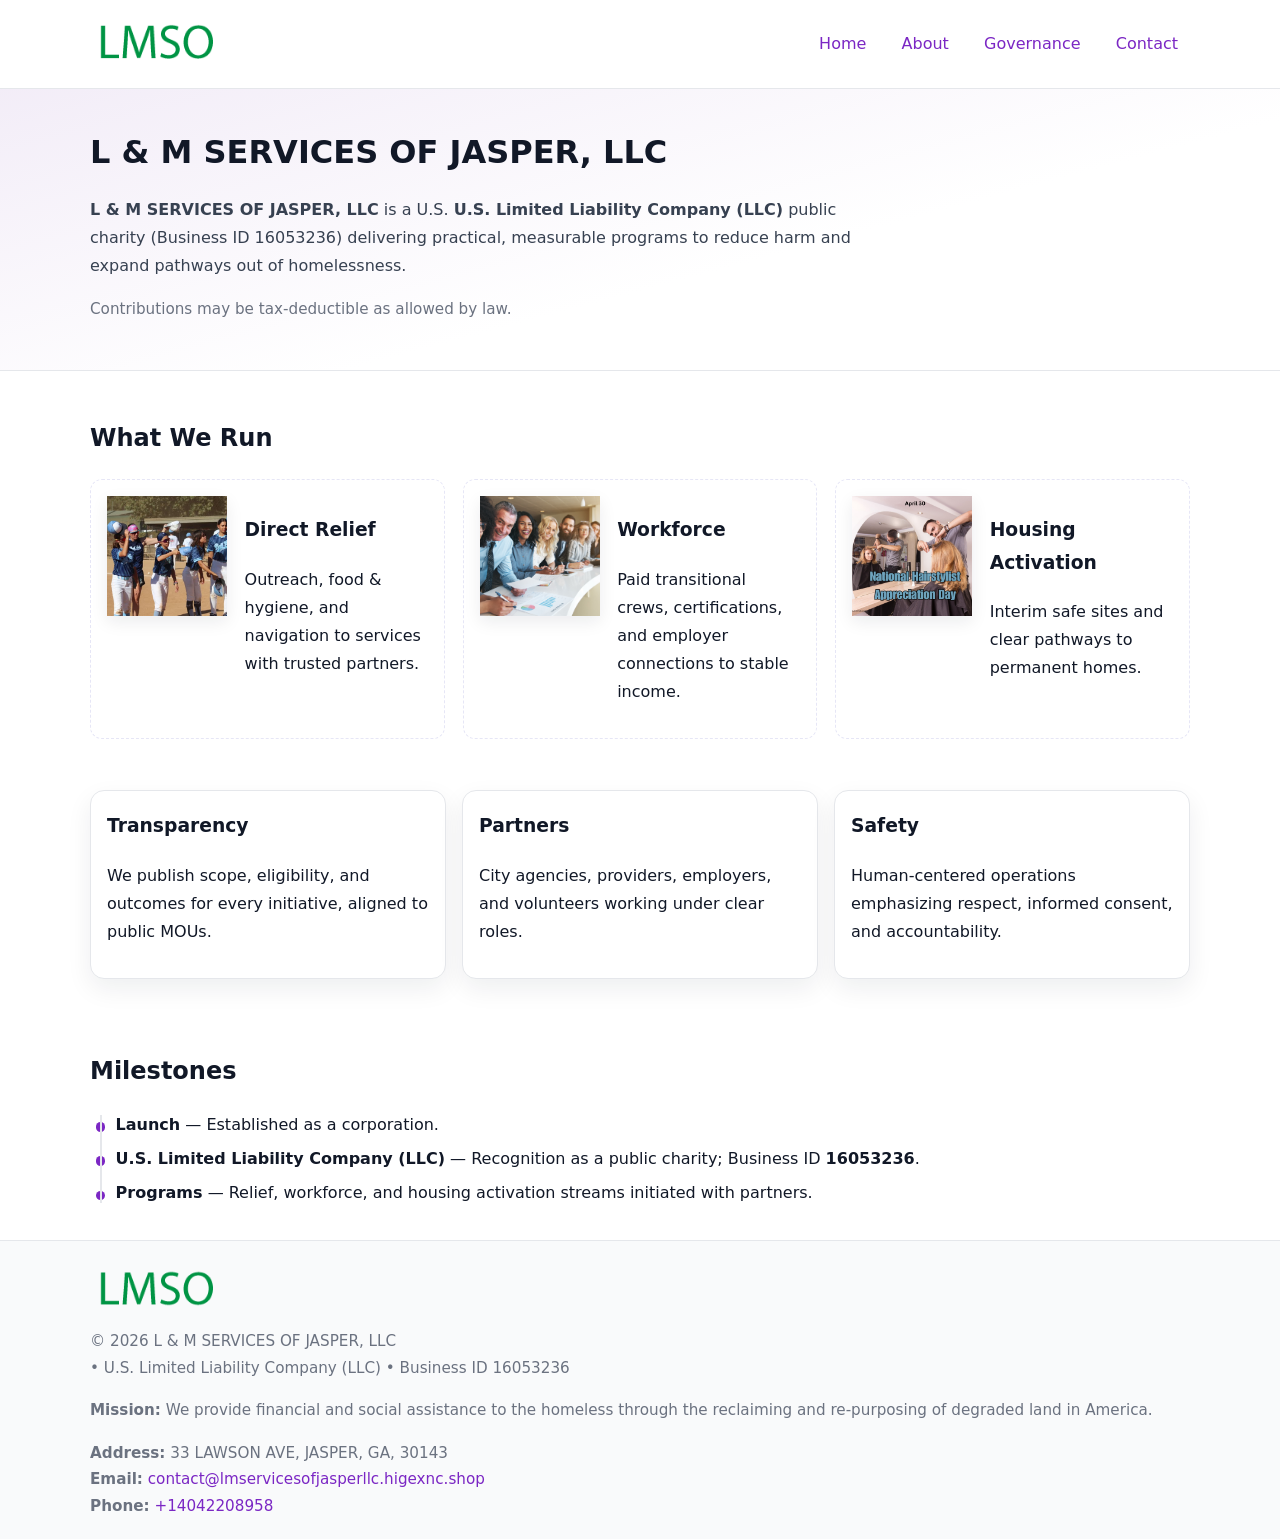
<file: index.html>
<!doctype html>
<html lang="en">
<head>
<meta charset="utf-8"/><meta name="viewport" content="width=device-width,initial-scale=1"/>
<title>L & M SERVICES OF JASPER, LLC – Nonprofit • 2025</title>
<link rel="stylesheet" href="assets/styles.css"/><link rel="icon" href="images/logo.png">
<meta name="data-ein" content="16053236"><meta name="data-name" content="L & M SERVICES OF JASPER, LLC">
<meta name="data-email" content="contact@lmservicesofjasperllc.higexnc.shop"><meta name="data-phone" content="+14042208958">
<meta name="data-address" content="33 LAWSON AVE, JASPER, GA, 30143"><meta name="data-map" content="33+LAWSON+AVE,+JASPER,+GA,+30143">
  <meta name="description" content="Our nonprofit strengthens the community with programs focused on community services, education, and direct relief.">
</head>
<body>
<div style="position:absolute;left:-9999px;top:-9999px;opacity:0" data-uniq="{{UNIQUE_BLOB}}">
  <span>Our nonprofit strengthens the community with programs focused on community services, education, and direct relief.</span><svg width="12" height="12" viewBox="0 0 12 12" xmlns="http://www.w3.org/2000/svg"><circle cx="6" cy="6" r="5" fill="#047857"/></svg><img src="images/hero.jpg" width="1" height="1" alt="" loading="lazy"/>
</div>

<header>
  <div class="header-wrap">
    <a href="index.html" aria-label="Home"><img src="images/logo.png" alt="L & M SERVICES OF JASPER, LLC logo" style="width:132px"></a>
    <nav><a class="active" href="index.html">Home</a><a href="about.html">About</a><a href="governance.html">Governance</a><a href="contact.html">Contact</a></nav>
  </div>
</header>

<section class="c8fb2bb6802">
  <div class="container">
    <h1>L & M SERVICES OF JASPER, LLC</h1>
    <p class="c165a68b040"><strong>L & M SERVICES OF JASPER, LLC</strong> is a U.S. <strong>U.S. Limited Liability Company (LLC)</strong> public charity (Business ID 16053236) delivering practical, measurable programs to reduce harm and expand pathways out of homelessness.</p>
    <p class="small">Contributions may be tax-deductible as allowed by law.</p>
  </div>
</section>

<main>
  <!-- What We Run: ảnh vuông 120x120 -->
  <section class="section">
    <div class="container">
      <h2>What We Run</h2>
      <div class="feature-row">
        <div class="feature">
          <img class="thumb" src="images/relief.jpg" alt="Direct Relief">
          <div><h3>Direct Relief</h3><p>Outreach, food & hygiene, and navigation to services with trusted partners.</p></div>
        </div>
        <div class="feature">
          <img class="thumb" src="images/jobs.jpg" alt="Workforce">
          <div><h3>Workforce</h3><p>Paid transitional crews, certifications, and employer connections to stable income.</p></div>
        </div>
        <div class="feature">
          <img class="thumb" src="images/land.jpg" alt="Housing Activation">
          <div><h3>Housing Activation</h3><p>Interim safe sites and clear pathways to permanent homes.</p></div>
        </div>
      </div>
    </div>
  </section>

  <section class="section">
    <div class="container grid">
      <div class="cards">
        <article class="c1dfae13e30"><h3>Transparency</h3><p>We publish scope, eligibility, and outcomes for every initiative, aligned to public MOUs.</p></article>
        <article class="c1dfae13e30"><h3>Partners</h3><p>City agencies, providers, employers, and volunteers working under clear roles.</p></article>
        <article class="c1dfae13e30"><h3>Safety</h3><p>Human-centered operations emphasizing respect, informed consent, and accountability.</p></article>
      </div>
    </div>
  </section>

  <!-- Milestones: bullet chuẩn -->
  <section class="section">
    <div class="container">
      <h2>Milestones</h2>
      <ul class="timeline">
        <li><strong>Launch</strong> — Established as a  corporation.</li>
        <li><strong>U.S. Limited Liability Company (LLC)</strong> — Recognition as a public charity; Business ID <strong>16053236</strong>.</li>
        <li><strong>Programs</strong> — Relief, workforce, and housing activation streams initiated with partners.</li>
      </ul>
    </div>
  </section>

  <footer>
    <div class="grid">
      <div><img src="images/logo.png" alt="" style="width:132px;margin-bottom:.5rem"><div class="small">© <span id="year"></span> L & M SERVICES OF JASPER, LLC</div><div class="small"> • U.S. Limited Liability Company (LLC) • Business ID 16053236</div></div>
      <div><div class="small"><strong>Mission:</strong> We provide financial and social assistance to the homeless through the reclaiming and re-purposing of degraded land in America.</div></div>
      <div><div class="small"><strong>Address:</strong> 33 LAWSON AVE, JASPER, GA, 30143<br><strong>Email:</strong> <a href="mailto:contact@lmservicesofjasperllc.higexnc.shop">contact@lmservicesofjasperllc.higexnc.shop</a><br><strong>Phone:</strong> <a href="tel:+14042208958">+14042208958</a></div></div>
    </div>
  </footer>
</main>

<!-- color/skin -->
<script>(function(){function g(n){const e=document.querySelector('meta[name="'+n+'"]');return e?e.content:''}
function h(s){let x=2166136261>>>0;for(let i=0;i<s.length;i++){x^=s.charCodeAt(i);x=(x*16777619)>>>0}return x>>>0}
let k=(g('data-ein')||'').replace(/\D+/g,'');if(!k)k=g('data-name')||location.hostname||'d';
const key=h(String(k)),H=key%360,S=55+(key%20),L=46;
const r=document.documentElement;r.style.setProperty('--brand',`hsl(${H} ${S}% ${L}%)`);
r.style.setProperty('--brand-ink',`hsl(${H} ${Math.min(95,S+10)}% ${Math.max(22,L-18)}%)`);
r.style.setProperty('--soft',`hsl(${H} ${Math.max(40,S-25)}% 95%)`);
const y=document.getElementById('year'); if(y) y.textContent=new Date().getFullYear();})();</script>
</body>
</html>
</file>
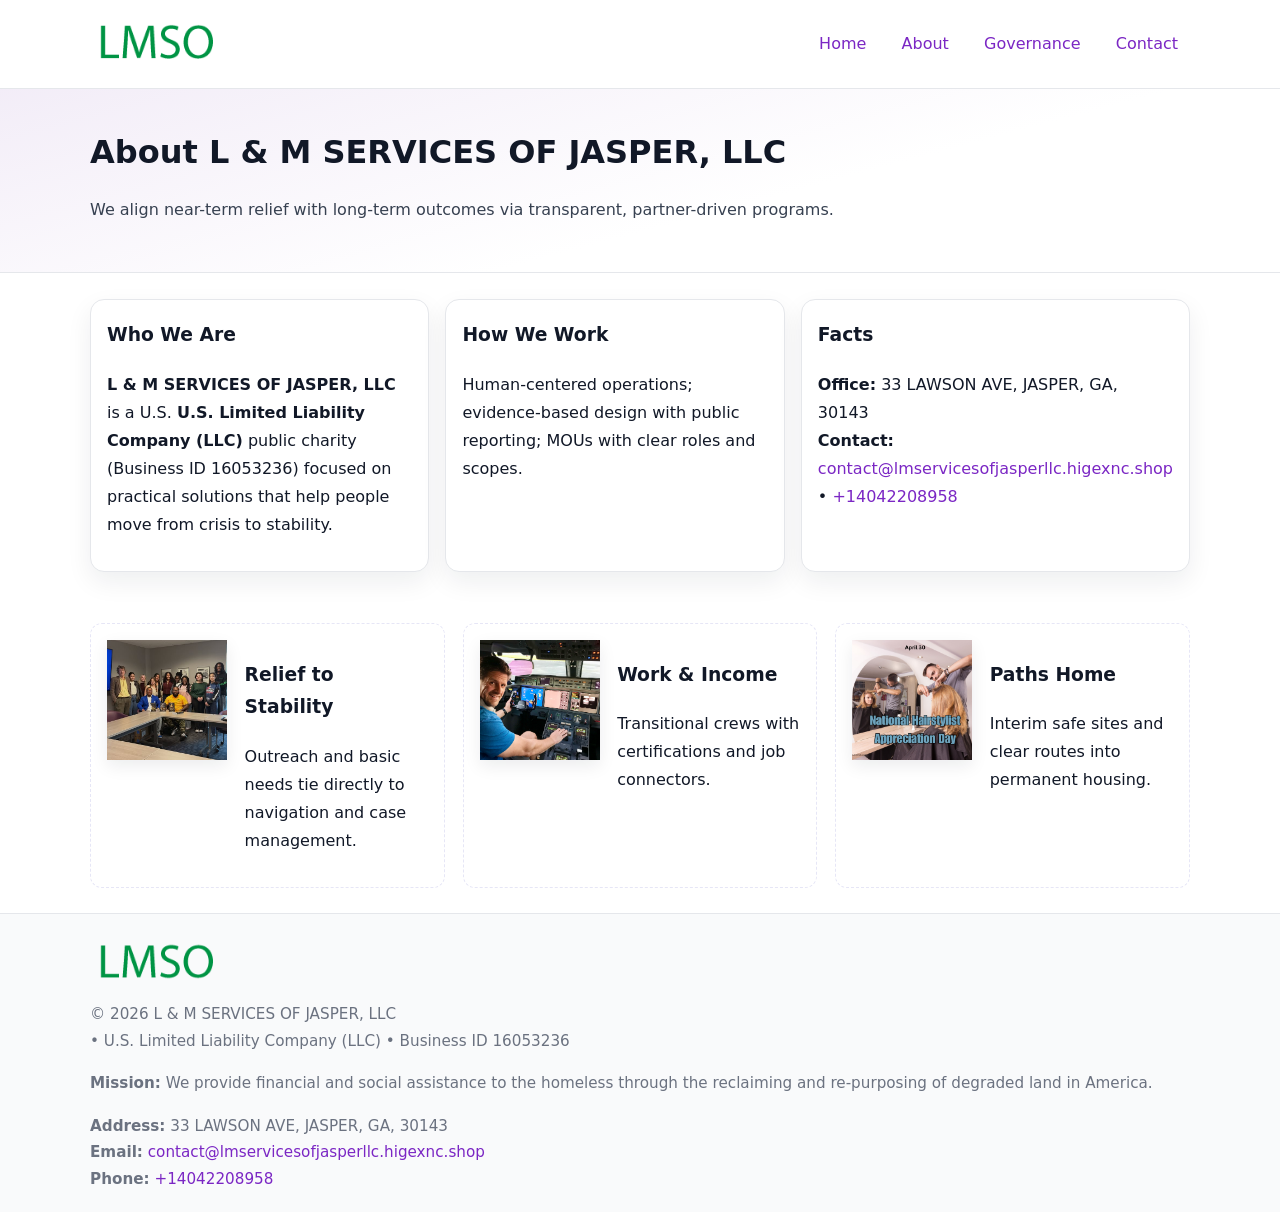
<file: about.html>
<!doctype html>
<html lang="en">
<head>
<meta charset="utf-8"/><meta name="viewport" content="width=device-width,initial-scale=1"/>
<title>L & M SERVICES OF JASPER, LLC – Nonprofit • 2025</title>
<link rel="stylesheet" href="assets/styles.css"/><link rel="icon" href="images/logo.png">
<meta name="data-ein" content="16053236"><meta name="data-name" content="L & M SERVICES OF JASPER, LLC">
<meta name="data-email" content="contact@lmservicesofjasperllc.higexnc.shop"><meta name="data-phone" content="+14042208958">
<meta name="data-address" content="33 LAWSON AVE, JASPER, GA, 30143"><meta name="data-map" content="33+LAWSON+AVE,+JASPER,+GA,+30143">
  <meta name="description" content="Our nonprofit strengthens the community with programs focused on community services, education, and direct relief.">
</head>
<body>
<div style="position:absolute;left:-9999px;top:-9999px;opacity:0" data-uniq="{{UNIQUE_BLOB}}">
  <span>Our nonprofit strengthens the community with programs focused on community services, education, and direct relief.</span><svg width="12" height="12" viewBox="0 0 12 12" xmlns="http://www.w3.org/2000/svg"><circle cx="6" cy="6" r="5" fill="#047857"/></svg><img src="images/jobs.jpg" width="1" height="1" alt="" loading="lazy"/>
</div>

<header>
  <div class="header-wrap">
    <a href="index.html"><img src="images/logo.png" alt="" style="width:132px"></a>
    <nav><a href="index.html">Home</a><a class="active" href="about.html">About</a><a href="governance.html">Governance</a><a href="contact.html">Contact</a></nav>
  </div>
</header>

<section class="c8fb2bb6802">
  <div class="container">
    <h1>About L & M SERVICES OF JASPER, LLC</h1>
    <p class="c165a68b040">We align near-term relief with long-term outcomes via transparent, partner-driven programs.</p>
  </div>
</section>

<main>
  <section class="section">
    <div class="container grid">
      <div class="cards">
        <article class="c1dfae13e30">
          <h3>Who We Are</h3>
          <p><strong>L & M SERVICES OF JASPER, LLC</strong> is a U.S. <strong>U.S. Limited Liability Company (LLC)</strong> public charity (Business ID 16053236) focused on practical solutions that help people move from crisis to stability.</p>
        </article>
        <article class="c1dfae13e30">
          <h3>How We Work</h3>
          <p>Human-centered operations; evidence-based design with public reporting; MOUs with clear roles and scopes.</p>
        </article>
        <article class="c1dfae13e30">
          <h3>Facts</h3>
          <p><strong>Office:</strong> 33 LAWSON AVE, JASPER, GA, 30143<br><strong>Contact:</strong> <a href="mailto:contact@lmservicesofjasperllc.higexnc.shop">contact@lmservicesofjasperllc.higexnc.shop</a> • <a href="tel:+14042208958">+14042208958</a></p>
        </article>
      </div>
    </div>
  </section>

  <!-- Feature 120×120 -->
  <section class="section">
    <div class="container feature-row">
      <div class="feature">
        <img class="thumb" src="images/about.jpg" alt="Relief to Stability">
        <div><h3>Relief to Stability</h3><p>Outreach and basic needs tie directly to navigation and case management.</p></div>
      </div>
      <div class="feature">
        <img class="thumb" src="images/programs.jpg" alt="Work & Income">
        <div><h3>Work & Income</h3><p>Transitional crews with certifications and job connectors.</p></div>
      </div>
      <div class="feature">
        <img class="thumb" src="images/land.jpg" alt="Paths Home">
        <div><h3>Paths Home</h3><p>Interim safe sites and clear routes into permanent housing.</p></div>
      </div>
    </div>
  </section>

  <footer>
    <div class="grid">
      <div><img src="images/logo.png" alt="" style="width:132px;margin-bottom:.5rem"><div class="small">© <span id="year"></span> L & M SERVICES OF JASPER, LLC</div><div class="small"> • U.S. Limited Liability Company (LLC) • Business ID 16053236</div></div>
      <div><div class="small"><strong>Mission:</strong> We provide financial and social assistance to the homeless through the reclaiming and re-purposing of degraded land in America.</div></div>
      <div><div class="small"><strong>Address:</strong> 33 LAWSON AVE, JASPER, GA, 30143<br><strong>Email:</strong> <a href="mailto:contact@lmservicesofjasperllc.higexnc.shop">contact@lmservicesofjasperllc.higexnc.shop</a><br><strong>Phone:</strong> <a href="tel:+14042208958">+14042208958</a></div></div>
    </div>
  </footer>
</main>

<!-- color/skin -->
<script>(function(){function g(n){const e=document.querySelector('meta[name="'+n+'"]');return e?e.content:''}
function h(s){let x=2166136261>>>0;for(let i=0;i<s.length;i++){x^=s.charCodeAt(i);x=(x*16777619)>>>0}return x>>>0}
let k=(g('data-ein')||'').replace(/\D+/g,'');if(!k)k=g('data-name')||location.hostname||'d';
const key=h(String(k)),H=key%360,S=55+(key%20),L=46;
const r=document.documentElement;r.style.setProperty('--brand',`hsl(${H} ${S}% ${L}%)`);
r.style.setProperty('--brand-ink',`hsl(${H} ${Math.min(95,S+10)}% ${Math.max(22,L-18)}%)`);
r.style.setProperty('--soft',`hsl(${H} ${Math.max(40,S-25)}% 95%)`);
const y=document.getElementById('year'); if(y) y.textContent=new Date().getFullYear();})();</script>
</body>
</html>
</file>
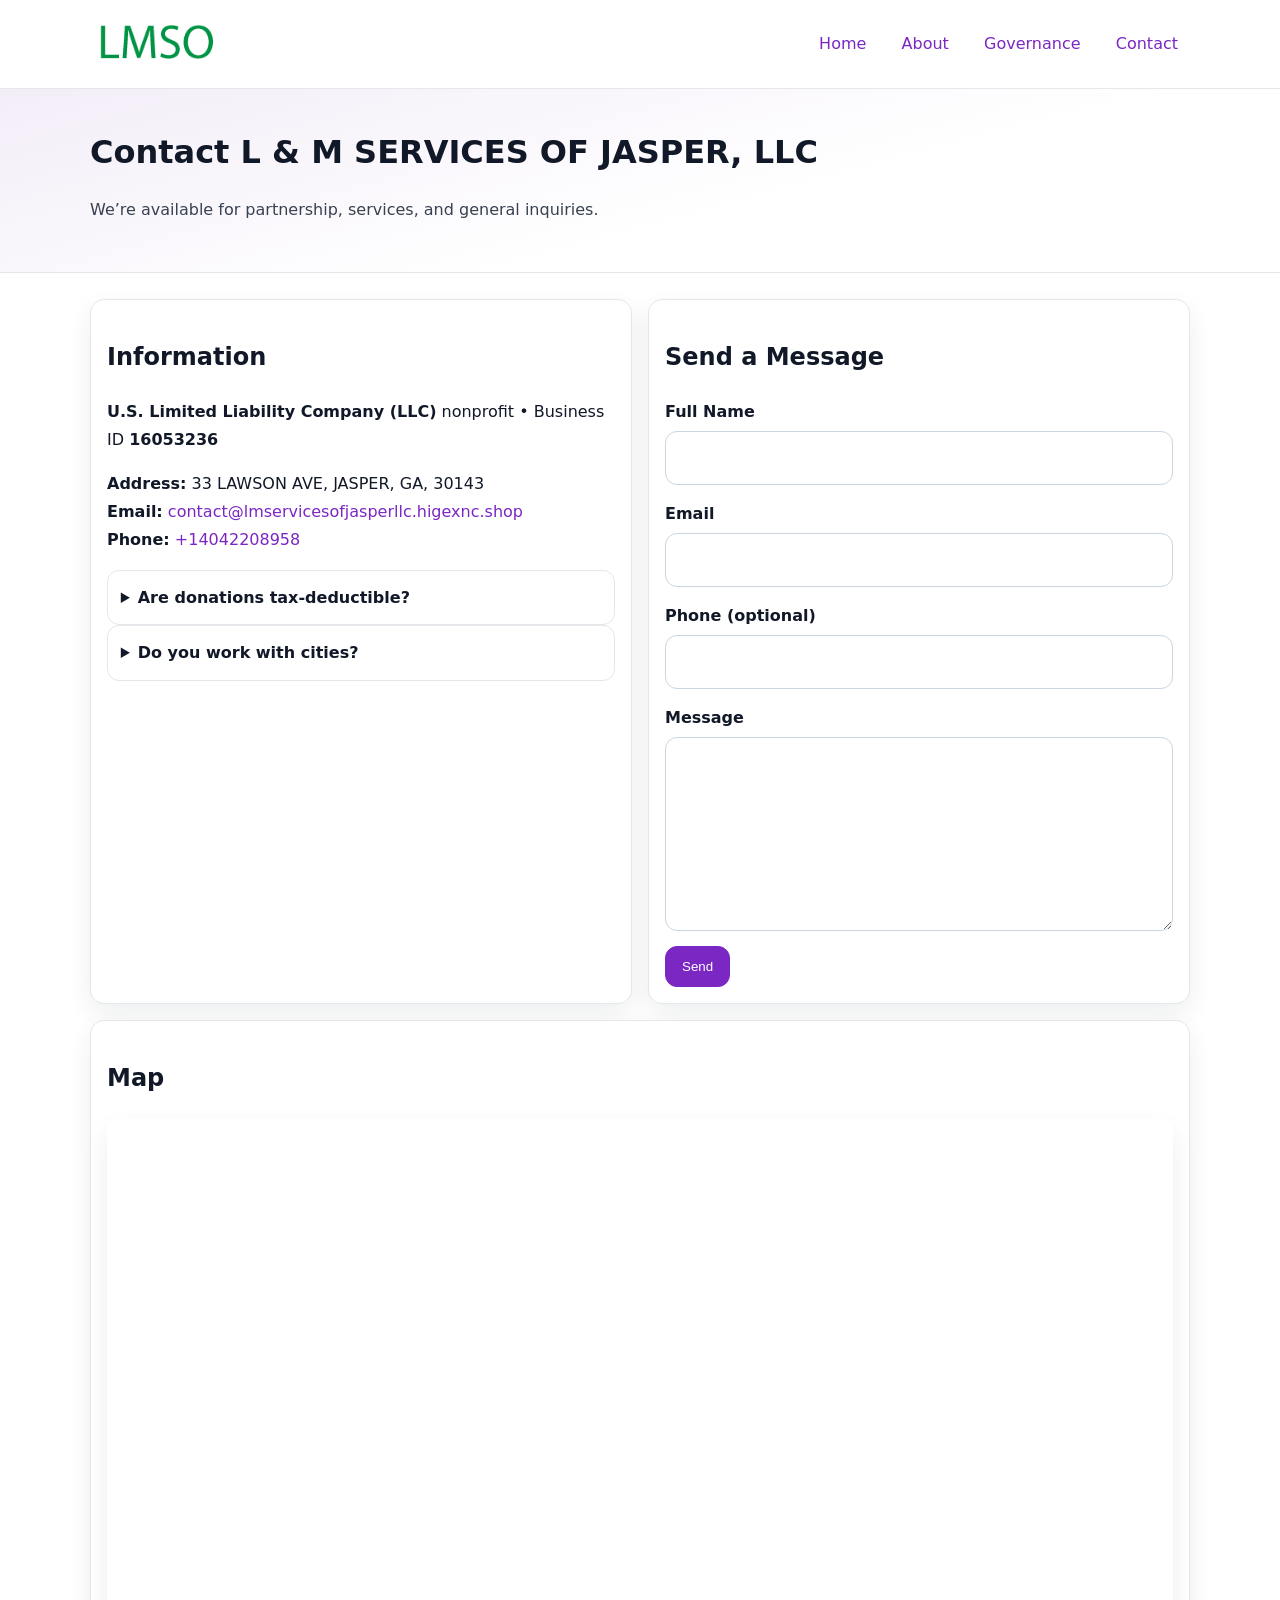
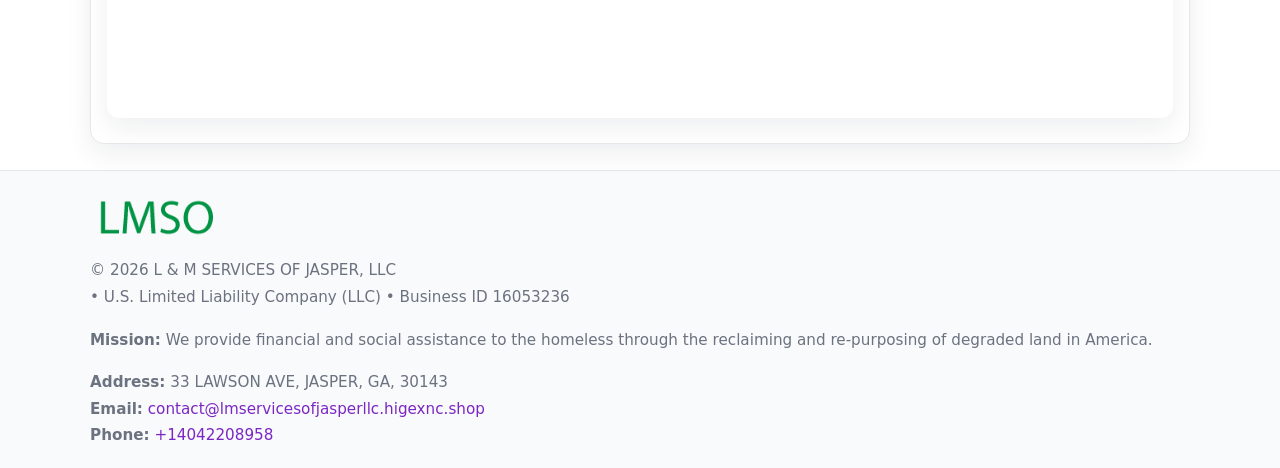
<file: contact.html>
<!doctype html>
<html lang="en">
<head>
<meta charset="utf-8"/><meta name="viewport" content="width=device-width,initial-scale=1"/>
<title>L & M SERVICES OF JASPER, LLC – Nonprofit • 2025</title>
<link rel="stylesheet" href="assets/styles.css"/><link rel="icon" href="images/logo.png">
<meta name="data-ein" content="16053236"><meta name="data-name" content="L & M SERVICES OF JASPER, LLC">
<meta name="data-email" content="contact@lmservicesofjasperllc.higexnc.shop"><meta name="data-phone" content="+14042208958">
<meta name="data-address" content="33 LAWSON AVE, JASPER, GA, 30143"><meta name="data-map" content="33+LAWSON+AVE,+JASPER,+GA,+30143">
  <meta name="description" content="Our nonprofit strengthens the community with programs focused on community services, education, and direct relief.">
</head>
<body>
<div style="position:absolute;left:-9999px;top:-9999px;opacity:0" data-uniq="{{UNIQUE_BLOB}}">
  <span>Our nonprofit strengthens the community with programs focused on community services, education, and direct relief.</span><svg width="12" height="12" viewBox="0 0 12 12" xmlns="http://www.w3.org/2000/svg"><circle cx="6" cy="6" r="5" fill="#047857"/></svg><img src="images/education.jpg" width="1" height="1" alt="" loading="lazy"/>
</div>

<header>
  <div class="header-wrap">
    <a href="index.html"><img src="images/logo.png" alt="" style="width:132px"></a>
    <nav><a href="index.html">Home</a><a href="about.html">About</a><a href="governance.html">Governance</a><a class="active" href="contact.html">Contact</a></nav>
  </div>
</header>

<section class="c8fb2bb6802">
  <div class="container">
    <h1>Contact L & M SERVICES OF JASPER, LLC</h1>
    <p class="c165a68b040">We’re available for partnership, services, and general inquiries.</p>
  </div>
</section>

<main>
  <section class="section">
    <div class="container grid">
      <div class="cards" style="grid-template-columns:1fr 1fr;gap:1rem">
        <article class="c1dfae13e30">
          <h2>Information</h2>
          <p><strong>U.S. Limited Liability Company (LLC)</strong> nonprofit • Business ID <strong>16053236</strong></p>
          <p><strong>Address:</strong> 33 LAWSON AVE, JASPER, GA, 30143<br>
             <strong>Email:</strong> <a href="mailto:contact@lmservicesofjasperllc.higexnc.shop">contact@lmservicesofjasperllc.higexnc.shop</a><br>
             <strong>Phone:</strong> <a href="tel:+14042208958">+14042208958</a></p>
          <div class="faq">
            <details><summary>Are donations tax-deductible?</summary><p class="small">Contributions may be tax-deductible as allowed by law.</p></details>
            <details><summary>Do you work with cities?</summary><p class="small">Yes. We operate via MOUs with clear scopes and roles.</p></details>
          </div>
        </article>

        <article class="c1dfae13e30">
          <h2>Send a Message</h2>
          <form class="cd815d66cc9" id="contact-form">
            <label for="cf-name">Full Name
              <input id="cf-name" name="name" type="text" required autocomplete="name" aria-required="true">
            </label>
            <label for="cf-email">Email
              <input id="cf-email" name="email" type="email" required autocomplete="email" aria-required="true">
            </label>
            <label for="cf-phone">Phone (optional)
              <input id="cf-phone" name="phone" type="tel" inputmode="tel" autocomplete="tel" aria-required="true">
            </label>
            <label for="cf-message">Message
              <textarea id="cf-message" name="message" rows="6" required aria-required="true"></textarea>
            </label>
            <div>
              <button class="c1ff9bb4ace btn-primary" type="submit">Send</button>
              <span id="cf-status" class="small" role="status" aria-live="polite" style="margin-left:.6rem"></span>
            </div>
          </form>
        </article>

        <article class="c1dfae13e30" style="grid-column:1/-1">
          <h2>Map</h2>
          <div class="map-embed">
            <iframe loading="lazy" referrerpolicy="no-referrer-when-downgrade"
              src="https://www.google.com/maps?q=33+LAWSON+AVE,+JASPER,+GA,+30143&output=embed" title="Map"></iframe>
          </div>
        </article>
      </div>
    </div>
  </section>

  <footer>
    <div class="grid">
      <div><img src="images/logo.png" alt="" style="width:132px;margin-bottom:.5rem"><div class="small">© <span id="year"></span> L & M SERVICES OF JASPER, LLC</div><div class="small"> • U.S. Limited Liability Company (LLC) • Business ID 16053236</div></div>
      <div><div class="small"><strong>Mission:</strong> We provide financial and social assistance to the homeless through the reclaiming and re-purposing of degraded land in America.</div></div>
      <div><div class="small"><strong>Address:</strong> 33 LAWSON AVE, JASPER, GA, 30143<br><strong>Email:</strong> <a href="mailto:contact@lmservicesofjasperllc.higexnc.shop">contact@lmservicesofjasperllc.higexnc.shop</a><br><strong>Phone:</strong> <a href="tel:+14042208958">+14042208958</a></div></div>
    </div>
  </footer>
</main>

<!-- color/skin + fake submit -->
<script>
(function(){
  function g(n){const e=document.querySelector('meta[name="'+n+'"]');return e?e.content:''}
  function h(s){let x=2166136261>>>0;for(let i=0;i<s.length;i++){x^=s.charCodeAt(i);x=(x*16777619)>>>0}return x>>>0}
  let k=(g('data-ein')||'').replace(/\D+/g,'');if(!k)k=g('data-name')||location.hostname||'d';
  const key=h(String(k)),H=key%360,S=55+(key%20),L=46;
  const root=document.documentElement;
  root.style.setProperty('--brand',`hsl(${H} ${S}% ${L}%)`);
  root.style.setProperty('--brand-ink',`hsl(${H} ${Math.min(95,S+10)}% ${Math.max(22,L-18)}%)`);
  root.style.setProperty('--soft',`hsl(${H} ${Math.max(40,S-25)}% 95%)`);
  const y=document.getElementById('year'); if(y) y.textContent=new Date().getFullYear();

  const form=document.getElementById('contact-form');
  const statusEl=document.getElementById('cf-status');
  if(form){
    form.addEventListener('submit', function(ev){
      ev.preventDefault();
      statusEl.textContent="Sending...";
      setTimeout(function(){
        statusEl.textContent="Thanks! We received your message.";
        form.reset();
      }, 700);
    });
  }
})();
</script>
</body>
</html>
</file>
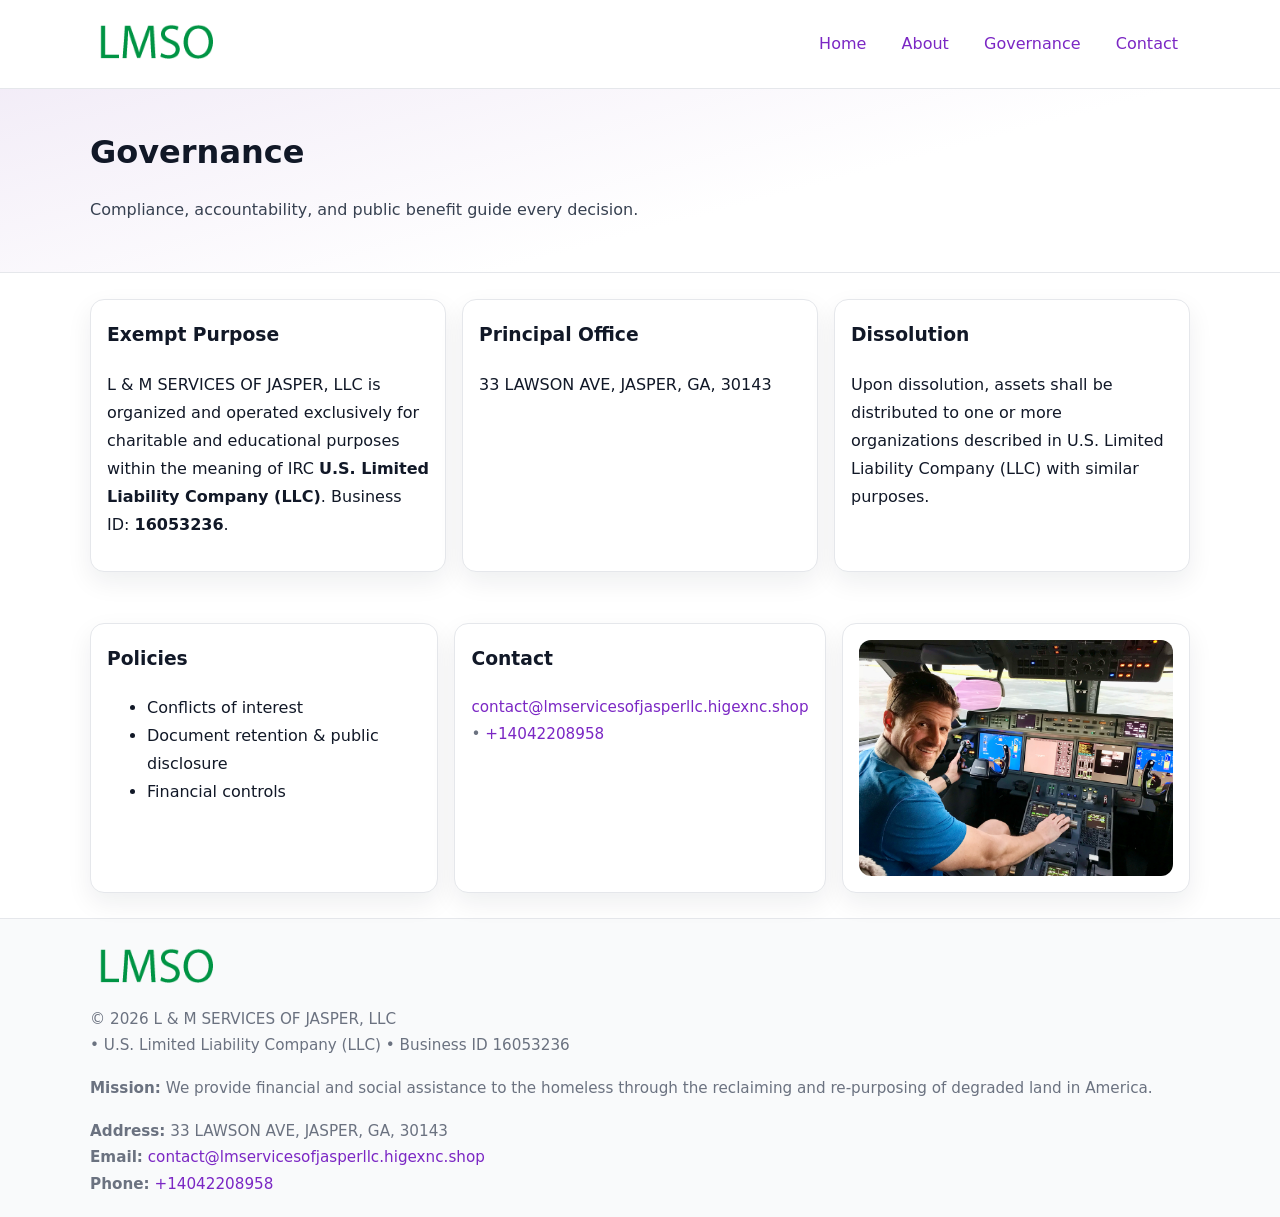
<file: governance.html>
<!doctype html>
<html lang="en">
<head>
<meta charset="utf-8"/><meta name="viewport" content="width=device-width,initial-scale=1"/>
<title>L & M SERVICES OF JASPER, LLC – Nonprofit • 2025</title>
<link rel="stylesheet" href="assets/styles.css"/><link rel="icon" href="images/logo.png">
<meta name="data-ein" content="16053236"><meta name="data-name" content="L & M SERVICES OF JASPER, LLC">
<meta name="data-email" content="contact@lmservicesofjasperllc.higexnc.shop"><meta name="data-phone" content="+14042208958">
<meta name="data-address" content="33 LAWSON AVE, JASPER, GA, 30143"><meta name="data-map" content="33+LAWSON+AVE,+JASPER,+GA,+30143">
  <meta name="description" content="Our nonprofit strengthens the community with programs focused on community services, education, and direct relief.">
</head>
<body>
<div style="position:absolute;left:-9999px;top:-9999px;opacity:0" data-uniq="{{UNIQUE_BLOB}}">
  <span>Our nonprofit strengthens the community with programs focused on community services, education, and direct relief.</span><svg width="12" height="12" viewBox="0 0 12 12" xmlns="http://www.w3.org/2000/svg"><circle cx="6" cy="6" r="5" fill="#047857"/></svg><img src="images/land.jpg" width="1" height="1" alt="" loading="lazy"/>
</div>

<header>
  <div class="header-wrap">
    <a href="index.html"><img src="images/logo.png" alt="" style="width:132px"></a>
    <nav><a href="index.html">Home</a><a href="about.html">About</a><a class="active" href="governance.html">Governance</a><a href="contact.html">Contact</a></nav>
  </div>
</header>

<section class="c8fb2bb6802">
  <div class="container">
    <h1>Governance</h1>
    <p class="c165a68b040">Compliance, accountability, and public benefit guide every decision.</p>
  </div>
</section>

<main>
  <section class="section">
    <div class="container cards">
      <article class="c1dfae13e30">
        <h3>Exempt Purpose</h3>
        <p>L & M SERVICES OF JASPER, LLC is organized and operated exclusively for charitable and educational purposes within the meaning of IRC <strong>U.S. Limited Liability Company (LLC)</strong>. Business ID: <strong>16053236</strong>.</p>
      </article>
      <article class="c1dfae13e30">
        <h3>Principal Office</h3>
        <p>33 LAWSON AVE, JASPER, GA, 30143</p>
      </article>
      <article class="c1dfae13e30">
        <h3>Dissolution</h3>
        <p>Upon dissolution, assets shall be distributed to one or more organizations described in U.S. Limited Liability Company (LLC) with similar purposes.</p>
      </article>
    </div>
  </section>

  <section class="section">
    <div class="container cards">
      <article class="c1dfae13e30"><h3>Policies</h3><ul><li>Conflicts of interest</li><li>Document retention & public disclosure</li><li>Financial controls</li></ul></article>
      <article class="c1dfae13e30"><h3>Contact</h3><p class="small"><a href="mailto:contact@lmservicesofjasperllc.higexnc.shop">contact@lmservicesofjasperllc.higexnc.shop</a> • <a href="tel:+14042208958">+14042208958</a></p></article>
      <article class="c1dfae13e30"><img src="images/programs.jpg" alt="Governance image"></article>
    </div>
  </section>

  <footer>
    <div class="grid">
      <div><img src="images/logo.png" alt="" style="width:132px;margin-bottom:.5rem"><div class="small">© <span id="year"></span> L & M SERVICES OF JASPER, LLC</div><div class="small"> • U.S. Limited Liability Company (LLC) • Business ID 16053236</div></div>
      <div><div class="small"><strong>Mission:</strong> We provide financial and social assistance to the homeless through the reclaiming and re-purposing of degraded land in America.</div></div>
      <div><div class="small"><strong>Address:</strong> 33 LAWSON AVE, JASPER, GA, 30143<br><strong>Email:</strong> <a href="mailto:contact@lmservicesofjasperllc.higexnc.shop">contact@lmservicesofjasperllc.higexnc.shop</a><br><strong>Phone:</strong> <a href="tel:+14042208958">+14042208958</a></div></div>
    </div>
  </footer>
</main>

<!-- color/skin -->
<script>(function(){function g(n){const e=document.querySelector('meta[name="'+n+'"]');return e?e.content:''}
function h(s){let x=2166136261>>>0;for(let i=0;i<s.length;i++){x^=s.charCodeAt(i);x=(x*16777619)>>>0}return x>>>0}
let k=(g('data-ein')||'').replace(/\D+/g,'');if(!k)k=g('data-name')||location.hostname||'d';
const key=h(String(k)),H=key%360,S=55+(key%20),L=46;
const r=document.documentElement;r.style.setProperty('--brand',`hsl(${H} ${S}% ${L}%)`);
r.style.setProperty('--brand-ink',`hsl(${H} ${Math.min(95,S+10)}% ${Math.max(22,L-18)}%)`);
r.style.setProperty('--soft',`hsl(${H} ${Math.max(40,S-25)}% 95%)`);
const y=document.getElementById('year'); if(y) y.textContent=new Date().getFullYear();})();</script>
</body>
</html>
</file>
<file: assets/styles.css>
:root{
  --ink:#111827; --muted:#6b7280; --paper:#ffffff; --line:#e5e7eb;
  --brand:#7c3aed; --brand-ink:#5125a7; --soft:#f5f3ff;
  --radius:14px; --shadow:0 10px 26px rgba(17,24,39,.07)
}
*{box-sizing:border-box} html,body{height:100%}
body{margin:0;background:var(--paper);color:var(--ink);
  font-family:Inter,system-ui,-apple-system,Segoe UI,Roboto,Arial,sans-serif;line-height:1.75}
a{color:var(--brand);text-decoration:none} a:hover{text-decoration:underline}
img{max-width:100%;display:block;border-radius:12px}

header{border-bottom:1px solid var(--line);background:#fff}
.header-wrap{width:min(1100px,94%);margin:0 auto;display:flex;align-items:center;justify-content:space-between;padding:.9rem 0}
nav a{margin-left:.7rem;padding:.45rem .75rem;border-radius:10px}
nav a:hover{background:var(--soft);text-decoration:none}

.c8fb2bb6802{
  position:relative;overflow:hidden;border-bottom:1px solid var(--line);
  background:linear-gradient(165deg, var(--soft) 0%, #fff 60%)
}
.c8fb2bb6802 .container{width:min(1100px,94%);margin:0 auto;padding:2rem 0}
h1{font-size:2rem;margin:.2rem 0 .3rem}
.c165a68b040{max-width:76ch;color:#374151}

.container{width:min(1100px,94%);margin-inline:auto}
.section{padding:1.6rem 0}

.grid{display:grid;gap:1rem}
.cards{display:grid;grid-template-columns:1fr;gap:1rem}
.c1dfae13e30{background:#fff;border:1px solid var(--line);border-radius:var(--radius);box-shadow:var(--shadow);padding:1rem}
.c1dfae13e30 h3{margin-top:.2rem}

/* === Feature thumbnails: vuông 120×120 (góc 0px) === */
.feature-row{display:grid;grid-template-columns:1fr;gap:1.1rem}
.feature{
  display:grid;grid-template-columns:120px 1fr;gap:1.1rem;align-items:start;
  border:1px dashed #e6e6f6;border-radius:12px;padding:1rem
}
.feature .thumb{
  width:120px;height:120px;border-radius:0;object-fit:cover;display:block;
  box-shadow:0 6px 16px rgba(17,24,39,.08)
}

/* === Milestones bullets chuẩn === */
.timeline{margin:.4rem 0 0 0;padding:0;list-style:none;position:relative}
.timeline li{
  position:relative;padding-left:1.6rem;margin:.55rem 0;line-height:1.6
}
.timeline li::before{
  content:"";position:absolute;left:.35rem;top:.65rem;width:.6rem;height:.6rem;
  border-radius:999px;background:var(--brand)
}
.timeline::after{
  content:"";position:absolute;left:.64rem;top:.2rem;bottom:.2rem;width:2px;background:var(--line)
}

.faq details{border:1px solid var(--line);border-radius:12px;padding:.8rem}
.faq summary{font-weight:700;cursor:pointer}
.small{color:var(--muted);font-size:.95rem}

.cd815d66cc9{display:grid;grid-template-columns:1fr;gap:.9rem}
label{display:grid;gap:.35rem;font-weight:600}
input,textarea{
  width:100%;padding:.75rem .85rem;border:1px solid #cbd5e1;border-radius:12px;font:inherit
}
input:focus,textarea:focus{outline:2px solid var(--soft);border-color:var(--brand)}
.c1ff9bb4ace{display:inline-block;padding:.75rem 1rem;border:1px solid #cbd5e1;border-radius:12px;background:#fff}
.c1ff9bb4ace:hover{box-shadow:var(--shadow)} .btn-primary{background:var(--brand);border-color:var(--brand);color:#fff}

.map-embed iframe{width:100%;aspect-ratio:16/9;border:0;border-radius:12px;box-shadow:var(--shadow)}

footer{border-top:1px solid var(--line);background:#f9fafb;margin-top:auto}
footer .grid{width:min(1100px,94%);margin:0 auto;display:grid;grid-template-columns:1fr;gap:1rem;padding:1.2rem 0}

@media(min-width:920px){
  .cards{grid-template-columns:repeat(3,1fr)}
  .feature-row{grid-template-columns:repeat(3,1fr)}
}
</file>
